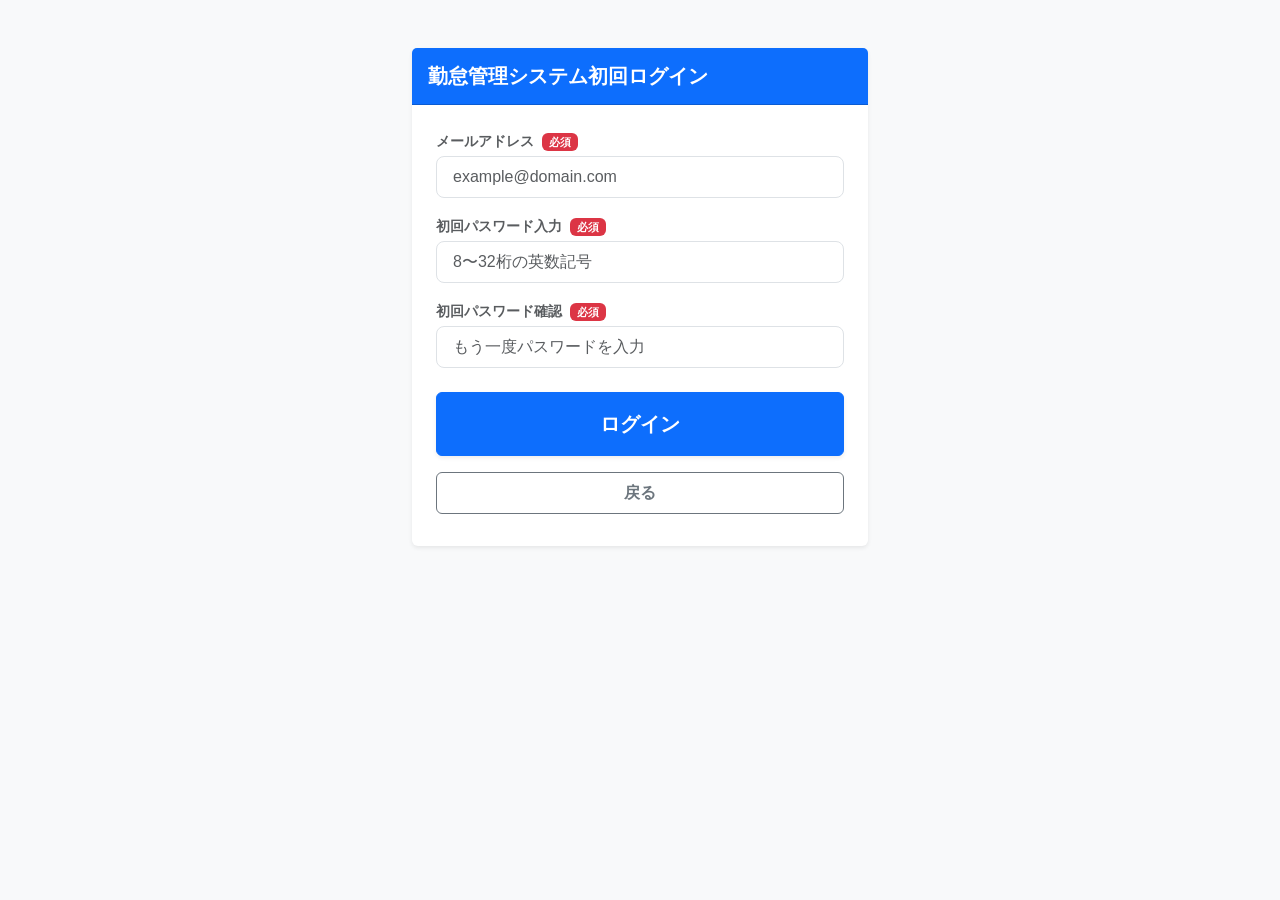
<file: wwwroot/firstlogin.html>
<!DOCTYPE html>
<html lang="ja">
<head>
    <meta charset="UTF-8">
    <meta name="viewport" content="width=device-width, initial-scale=1.0">
    <title>初回ログイン | 勤怠管理システム</title>
    <link rel="stylesheet" href="https://cdn.jsdelivr.net/npm/bootstrap@5.3.0/dist/css/bootstrap.min.css">
    <link rel="stylesheet" href="css/kintai.css">
</head>
<body class="bg-light">

<div class="container py-5" style="max-width: 480px;">

    <!-- 初回ログインメインカード -->
    <div class="card shadow-sm border-0 mb-4">
        <!-- 画面タイトル -->
        <div class="card-header bg-primary text-white py-3">
            <h5 class="mb-0 fw-bold">勤怠管理システム初回ログイン</h5>
        </div>

        <div class="card-body p-4">

            <!-- 業務エラーメッセージ (E-0005等の認証失敗エラーを赤文字枠で表示) -->
            <div id="alert-error" class="alert alert-danger d-none py-2 mb-3 text-start fs-7" role="alert"></div>

            <!-- 初回ログインフォーム -->
            <form id="form-first-login" novalidate>

                <!-- メールアドレス 入力項目 -->
                <div class="mb-3 text-start">
                    <label for="input-email" class="form-label fw-bold text-muted small mb-1">
                        メールアドレス <span class="badge bg-danger ms-1">必須</span>
                    </label>
                    <input 
                        type="email" 
                        class="form-control form-control-lg fs-6" 
                        id="input-email" 
                        name="email" 
                        placeholder="example@domain.com" 
                        autocomplete="email"
                    />
                    <!--  入力チェック (E-0001, E-0003 のバリデーションメッセージを項目の下に赤文字で表示) -->
                    <div id="error-email" class="text-danger small mt-1 d-none"></div>
                </div>

                <!-- 初回パスワード入力 項目 (8〜32桁、英数記号必須) -->
                <div class="mb-3 text-start">
                    <label for="input-new-password" class="form-label fw-bold text-muted small mb-1">
                        初回パスワード入力 <span class="badge bg-danger ms-1">必須</span>
                    </label>
                    <input 
                        type="password" 
                        class="form-control form-control-lg fs-6" 
                        id="input-new-password" 
                        name="newPassword" 
                        placeholder="8〜32桁の英数記号" 
                        autocomplete="new-password"
                    />
                    <!-- 入力チェック (E-0001, E-0002, E-0004 のバリデーションメッセージを項目の下に赤文字で表示) -->
                    <div id="error-new-password" class="text-danger small mt-1 d-none"></div>
                </div>

                <!-- 初回パスワード確認 項目 (No.2と同一のパスワード) -->
                <div class="mb-4 text-start">
                    <label for="input-confirm-password" class="form-label fw-bold text-muted small mb-1">
                        初回パスワード確認 <span class="badge bg-danger ms-1">必須</span>
                    </label>
                    <input 
                        type="password" 
                        class="form-control form-control-lg fs-6" 
                        id="input-confirm-password" 
                        name="confirmPassword" 
                        placeholder="もう一度パスワードを入力" 
                        autocomplete="new-password"
                    />
                    <!-- 入力チェック (E-0001, E-0006 のバリデーションメッセージを項目の下に赤文字で表示) -->
                    <div id="error-confirm-password" class="text-danger small mt-1 d-none"></div>
                </div>

                <!--  ログインボタン (初回登録・認証実行) -->
                <div class="mb-3">
                    <button 
                        type="submit" 
                        id="btn-first-login" 
                        class="btn btn-primary w-100 py-3 fw-bold fs-5 shadow-sm">
                        ログイン
                    </button>
                </div>

                <!--  戻るボタン (ログイン画面に戻る) -->
                <div class="mb-2">
                    <a href="/login.html" id="btn-back" class="btn btn-outline-secondary w-100 py-2 fw-bold">
                        戻る
                    </a>
                </div>
            </form>
        </div>
    </div>
</div>

<script src="js/firstlogin.js"></script>
</body>
</html>
</file>
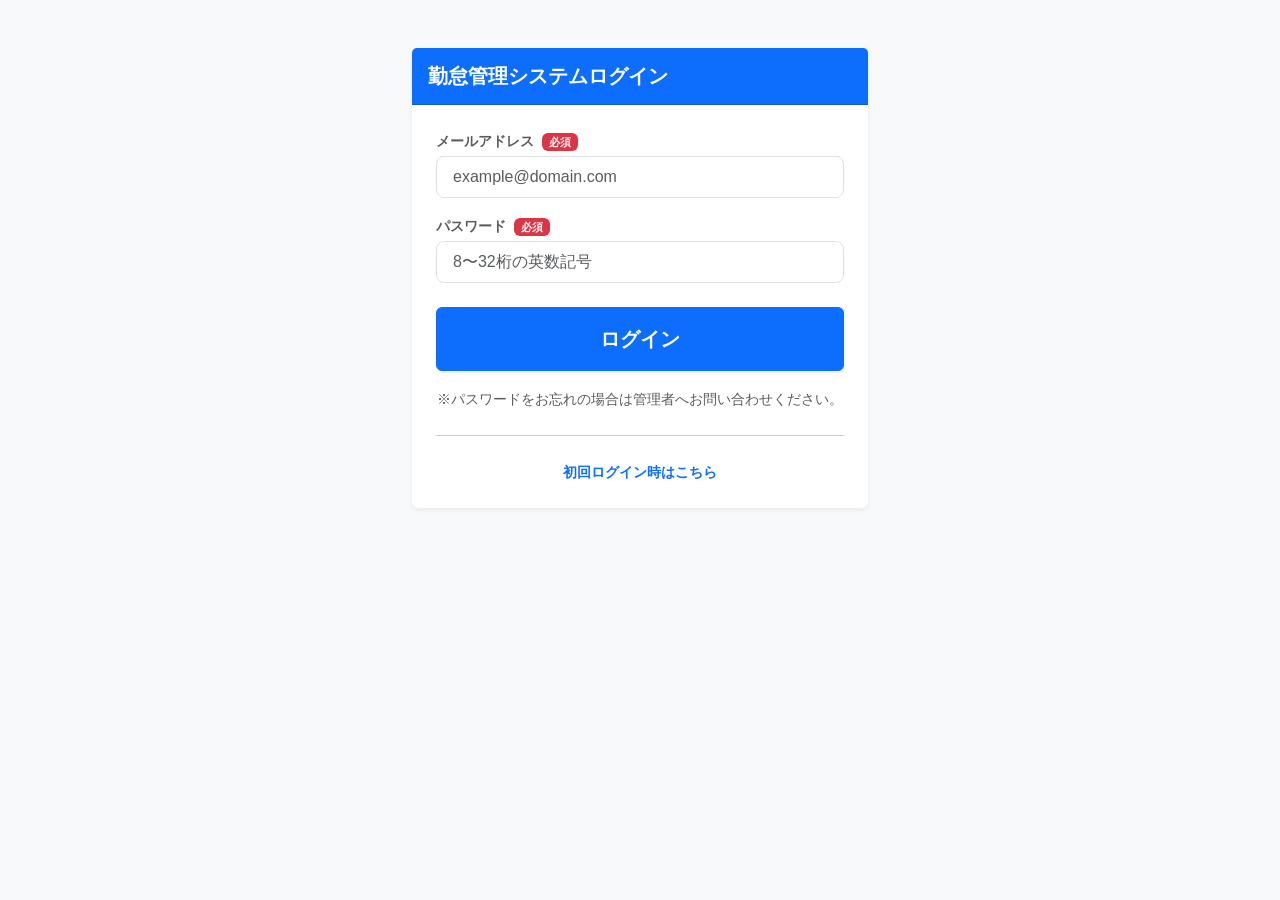
<file: wwwroot/Login.html>
<!DOCTYPE html>
<html lang="ja">
<head>
    <meta charset="UTF-8">
    <meta name="viewport" content="width=device-width, initial-scale=1.0">
    <title>ログイン | 勤怠管理システム</title>
    <link rel="stylesheet" href="https://cdn.jsdelivr.net/npm/bootstrap@5.3.0/dist/css/bootstrap.min.css">
    <link rel="stylesheet" href="css/kintai.css">
</head>
<body class="bg-light">

<div class="container py-5" style="max-width: 480px;">

    <!-- ログインメインカード (SC-01) -->
    <div class="card shadow-sm border-0 mb-4">
        <!-- 画面タイトル -->
        <div class="card-header bg-primary text-white py-3">
            <h5 class="mb-0 fw-bold">勤怠管理システムログイン</h5>
        </div>

        <div class="card-body p-4">

            <!-- 業務エラーメッセージ (E-0005等の認証失敗エラーを赤文字枠で表示) -->
            <div id="alert-error" class="alert alert-danger d-none py-2 mb-3 text-start fs-7" role="alert"></div>

            <!-- ログインフォーム -->
            <form id="form-login" novalidate>

                <!-- メールアドレス 入力項目 -->
                <div class="mb-3 text-start">
                    <label for="input-email" class="form-label fw-bold text-muted small mb-1">
                        メールアドレス <span class="badge bg-danger ms-1">必須</span>
                    </label>
                    <input 
                        type="email" 
                        class="form-control form-control-lg fs-6" 
                        id="input-email" 
                        name="email" 
                        placeholder="example@domain.com" 
                        autocomplete="email"
                    />
                    <!-- 入力チェック (E-0001, E-0003 のバリデーションメッセージを項目の下に赤文字で表示) -->
                    <div id="error-email" class="text-danger small mt-1 d-none"></div>
                </div>

                <!-- パスワード 入力項目 (8〜32桁、英数記号必須) -->
                <div class="mb-4 text-start">
                    <label for="input-password" class="form-label fw-bold text-muted small mb-1">
                        パスワード <span class="badge bg-danger ms-1">必須</span>
                    </label>
                    <input 
                        type="password" 
                        class="form-control form-control-lg fs-6" 
                        id="input-password" 
                        name="password" 
                        placeholder="8〜32桁の英数記号" 
                        autocomplete="current-password"
                    />
                    <!-- 入力チェック (E-0001, E-0002, E-0004 のバリデーションメッセージを項目の下に赤文字で表示) -->
                    <div id="error-password" class="text-danger small mt-1 d-none"></div>
                </div>

                <!-- ログインボタン (ログイン実行) -->
                <div class="mb-3">
                    <button 
                        type="submit" 
                        id="btn-login" 
                        class="btn btn-primary w-100 py-3 fw-bold fs-5 shadow-sm">
                        ログイン
                    </button>
                </div>
                <div class="text-center mb-3">
                    <span class="text-muted small">※パスワードをお忘れの場合は管理者へお問い合わせください。</span>
                </div>

                <hr class="my-4" />

                <!-- 初回ログインリンク -->
                <div class="text-center">
                    <a href="/firstlogin.html" id="link-first-login" class="text-decoration-none small text-primary fw-bold">
                        初回ログイン時はこちら
                    </a>
                </div>

            </form>

        </div>
    </div>
<script src="js/login.js"></script>
</div>
</body>
</html>
</file>
<file: wwwroot/css/kintai.css>
body {
    font-family: 'Helvetica Neue', Arial, 'Hiragino Kaku Gothic ProN', 'Hiragino Sans', Meiryo, sans-serif;
}

.fs-7 {
    font-size: 0.85rem;
}

#server-clock {
    letter-spacing: 1px;
}

.btn:disabled {
    opacity: 0.4;
    cursor: not-allowed;
}
</file>
